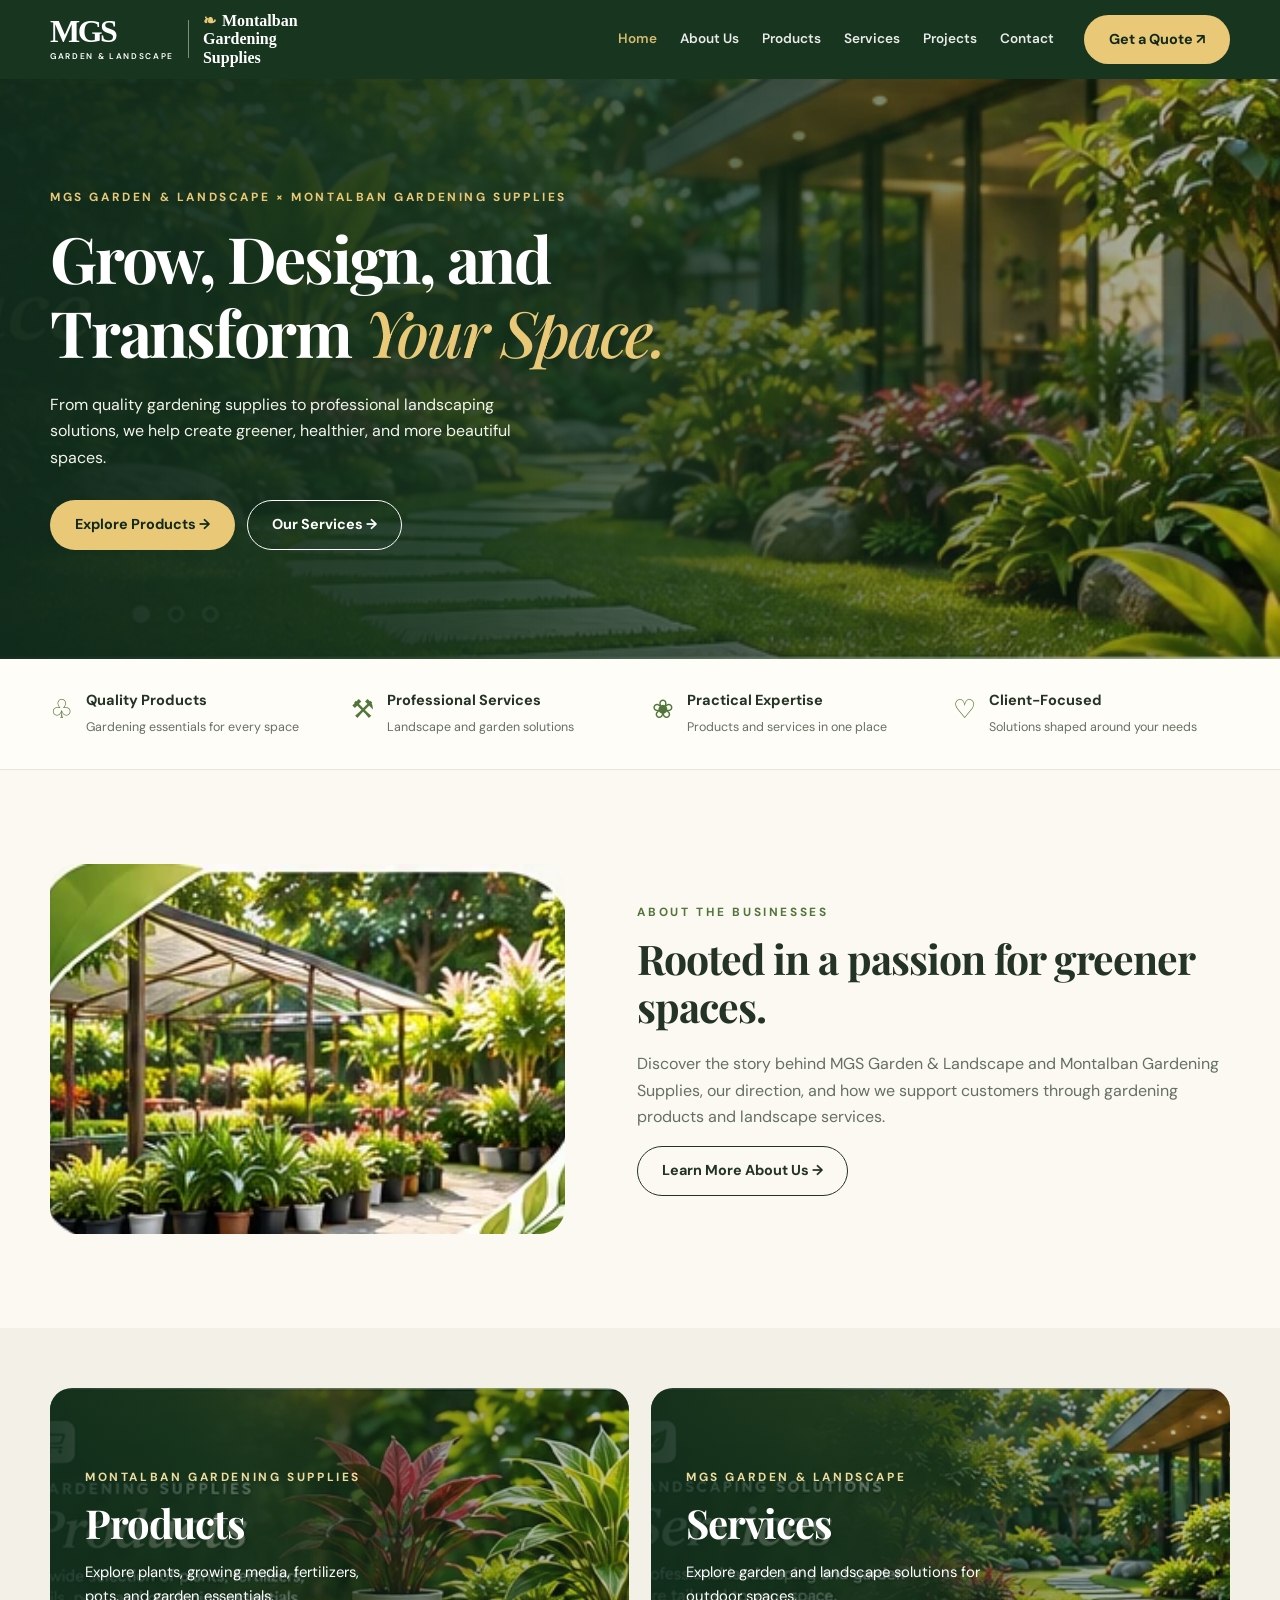
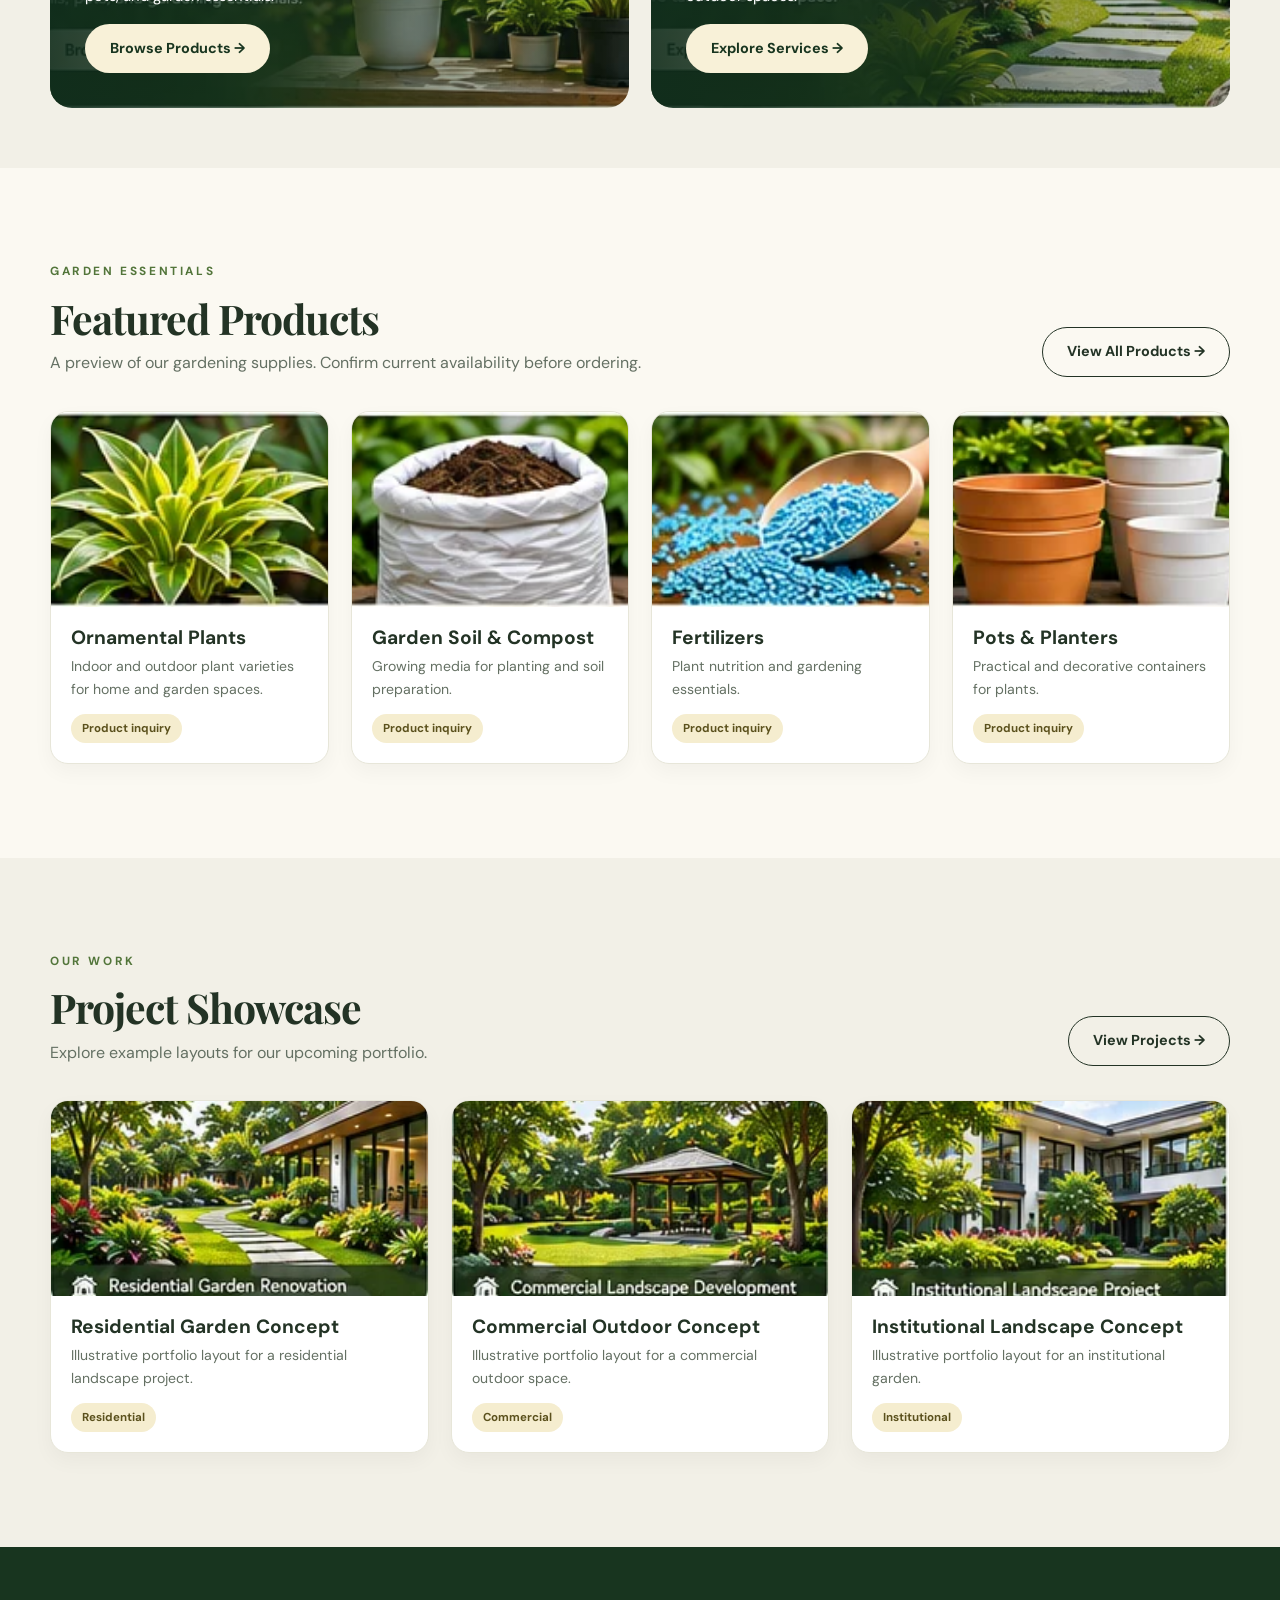
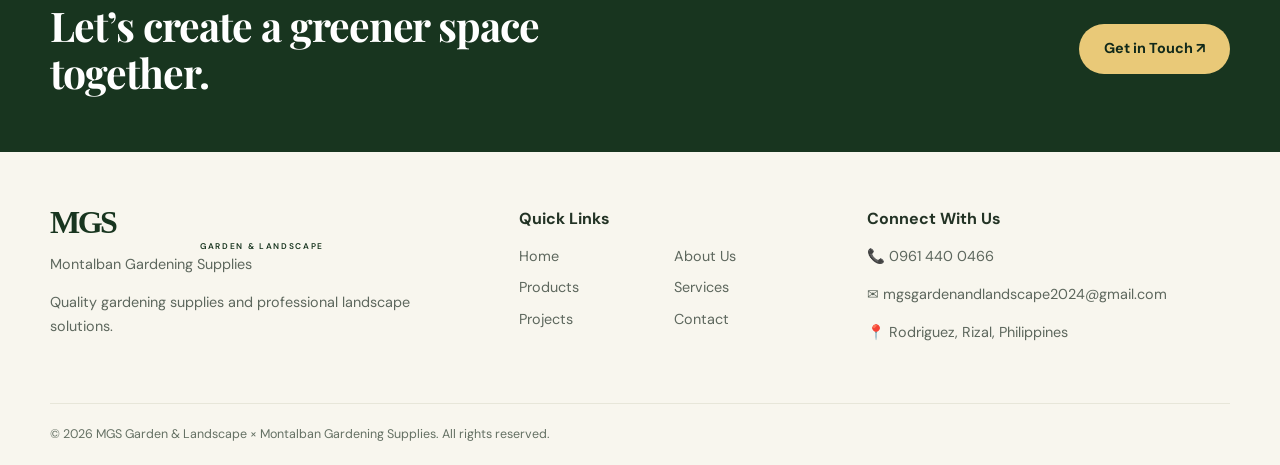
<file: index.html>
<!doctype html><html lang="en"><head><meta charset="utf-8"><meta name="viewport" content="width=device-width, initial-scale=1"><meta name="theme-color" content="#18351f"><meta name="description" content="MGS Garden & Landscape and Montalban Gardening Supplies — gardening products, landscape services, and company information in Rodriguez, Rizal."><title>MGS Garden & Landscape | Montalban Gardening Supplies</title><link rel="icon" href="./assets/favicon.svg" type="image/svg+xml"><link rel="stylesheet" href="./assets/style.css"><script defer src="./assets/app.js"></script><style id="site-loader-style">#site-loader{position:fixed;inset:0;z-index:99999;display:grid;place-items:center;background:#fbf9f2;transition:opacity .38s ease,visibility .38s ease}#site-loader.is-hidden{opacity:0;visibility:hidden;pointer-events:none}.site-loader-inner{text-align:center;color:#18351f;padding:24px}.site-loader-leaf{width:74px;height:74px;display:block;margin:0 auto 16px;transform-origin:50% 80%;animation:leaf-sway 1.15s ease-in-out infinite alternate}.site-loader-name{font:600 18px Georgia,serif;letter-spacing:.04em}.site-loader-caption{font:12px Arial,sans-serif;letter-spacing:.17em;text-transform:uppercase;margin-top:7px;color:#52753a}@keyframes leaf-sway{from{transform:rotate(-13deg) scale(.96)}to{transform:rotate(13deg) scale(1.04)}}@media(prefers-reduced-motion:reduce){.site-loader-leaf{animation:none}#site-loader{transition:none}}</style></head><body data-page="home" data-base="./"><div id="site-loader" role="status" aria-live="polite" aria-label="Loading website"><div class="site-loader-inner"><svg class="site-loader-leaf" viewBox="0 0 100 100" xmlns="http://www.w3.org/2000/svg" aria-hidden="true"><path d="M18 79C18 31 53 12 88 12c0 40-18 73-57 73-6 0-10-2-13-6Z" fill="#52753a"/><path d="M19 82c17-23 34-39 59-56" fill="none" stroke="#e9c978" stroke-width="4" stroke-linecap="round"/><path d="M46 57 40 32M61 43l-2-20M47 56l24 7" fill="none" stroke="#d8e4bb" stroke-width="2.5" stroke-linecap="round"/></svg><div class="site-loader-name">MGS Garden &amp; Landscape</div><div class="site-loader-caption">Growing greener spaces</div></div></div><div id="app"></div><noscript>This website requires JavaScript to display its pages. Please enable JavaScript.</noscript></body></html>
</file>
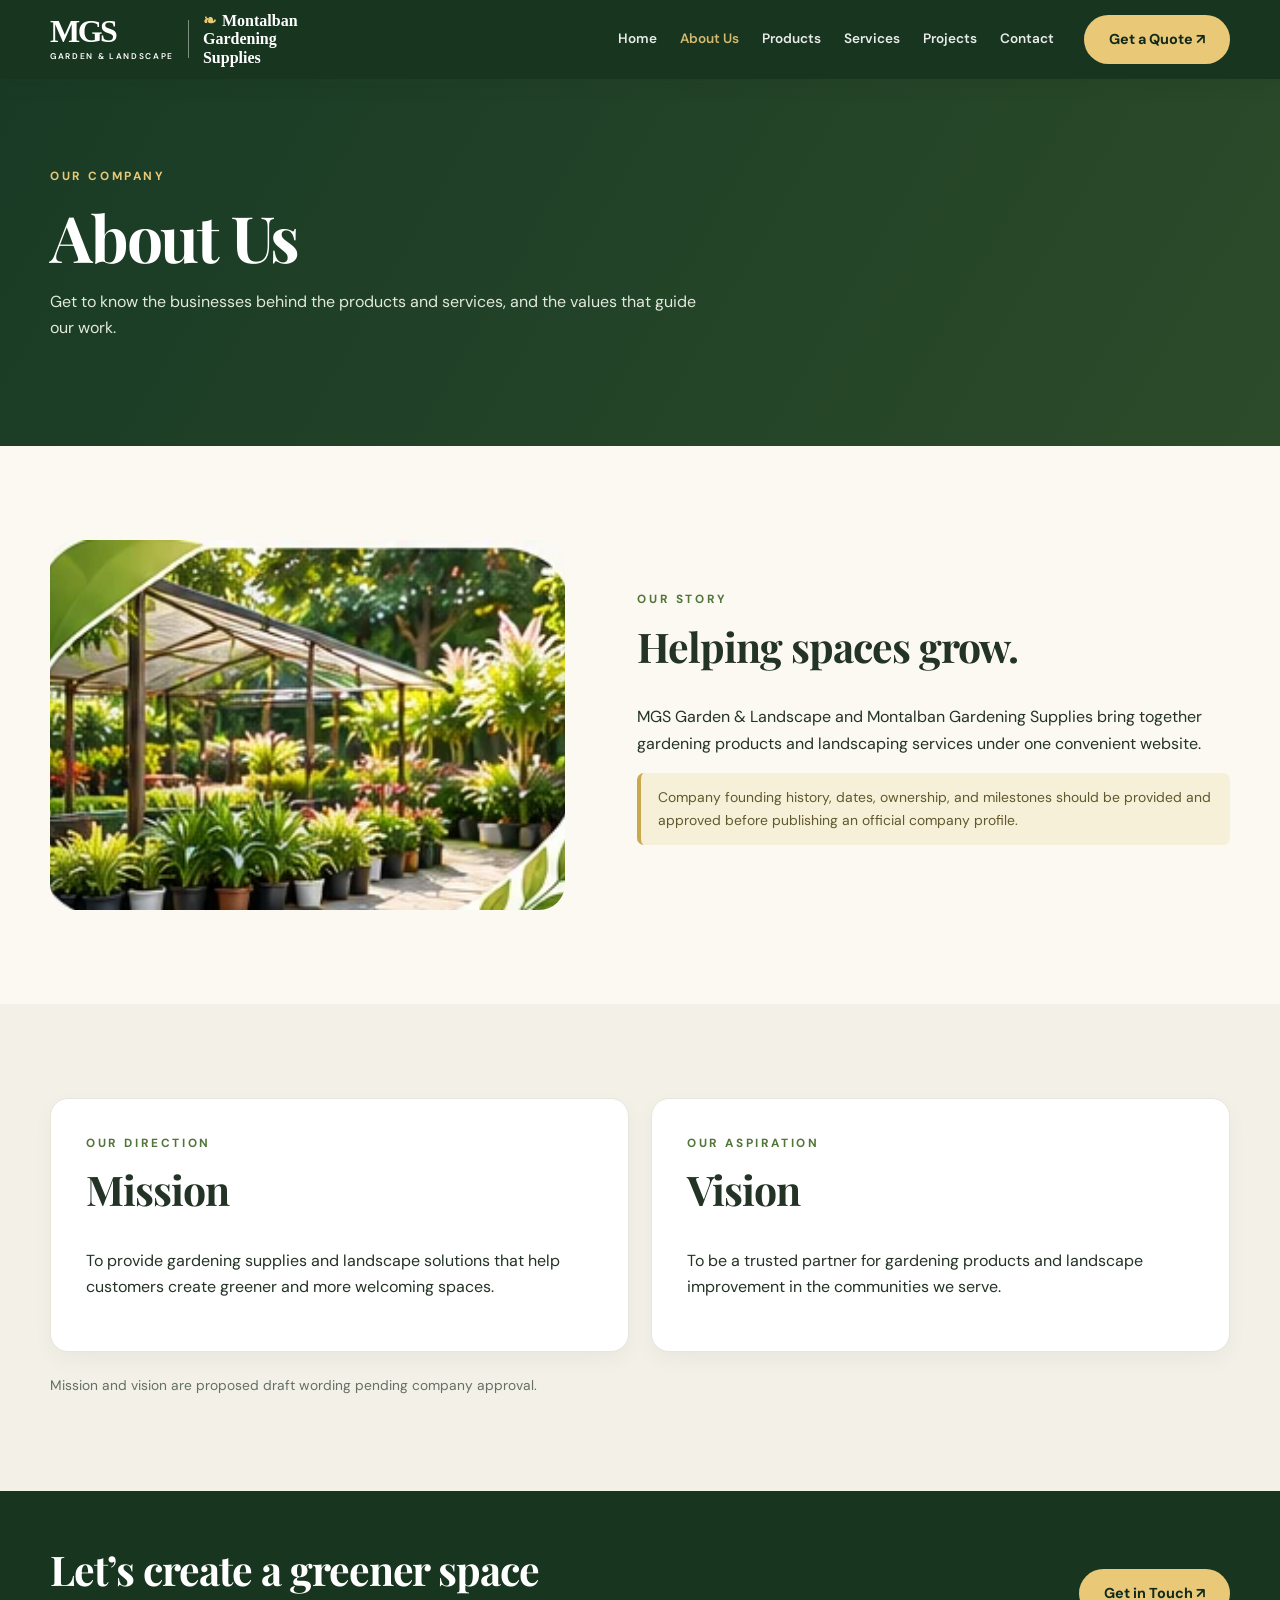
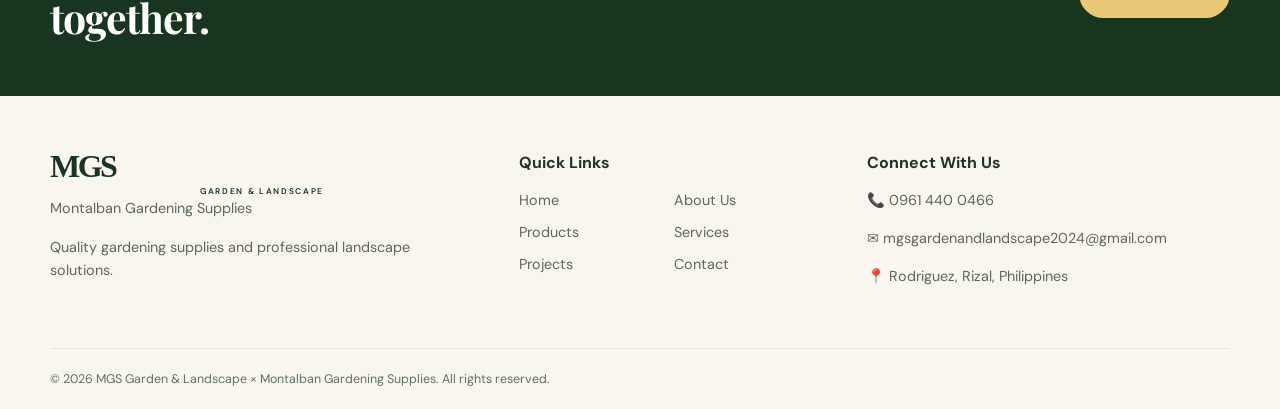
<file: about/index.html>
<!doctype html><html lang="en"><head><meta charset="utf-8"><meta name="viewport" content="width=device-width, initial-scale=1"><meta name="theme-color" content="#18351f"><meta name="description" content="MGS Garden & Landscape and Montalban Gardening Supplies — gardening products, landscape services, and company information in Rodriguez, Rizal."><title>About Us</title><link rel="icon" href="../assets/favicon.svg" type="image/svg+xml"><link rel="stylesheet" href="../assets/style.css"><script defer src="../assets/app.js"></script><style id="site-loader-style">#site-loader{position:fixed;inset:0;z-index:99999;display:grid;place-items:center;background:#fbf9f2;transition:opacity .38s ease,visibility .38s ease}#site-loader.is-hidden{opacity:0;visibility:hidden;pointer-events:none}.site-loader-inner{text-align:center;color:#18351f;padding:24px}.site-loader-leaf{width:74px;height:74px;display:block;margin:0 auto 16px;transform-origin:50% 80%;animation:leaf-sway 1.15s ease-in-out infinite alternate}.site-loader-name{font:600 18px Georgia,serif;letter-spacing:.04em}.site-loader-caption{font:12px Arial,sans-serif;letter-spacing:.17em;text-transform:uppercase;margin-top:7px;color:#52753a}@keyframes leaf-sway{from{transform:rotate(-13deg) scale(.96)}to{transform:rotate(13deg) scale(1.04)}}@media(prefers-reduced-motion:reduce){.site-loader-leaf{animation:none}#site-loader{transition:none}}</style></head><body data-page="about" data-base="../"><div id="site-loader" role="status" aria-live="polite" aria-label="Loading website"><div class="site-loader-inner"><svg class="site-loader-leaf" viewBox="0 0 100 100" xmlns="http://www.w3.org/2000/svg" aria-hidden="true"><path d="M18 79C18 31 53 12 88 12c0 40-18 73-57 73-6 0-10-2-13-6Z" fill="#52753a"/><path d="M19 82c17-23 34-39 59-56" fill="none" stroke="#e9c978" stroke-width="4" stroke-linecap="round"/><path d="M46 57 40 32M61 43l-2-20M47 56l24 7" fill="none" stroke="#d8e4bb" stroke-width="2.5" stroke-linecap="round"/></svg><div class="site-loader-name">MGS Garden &amp; Landscape</div><div class="site-loader-caption">Growing greener spaces</div></div></div><div id="app"></div><noscript>This website requires JavaScript to display its pages. Please enable JavaScript.</noscript></body></html>
</file>
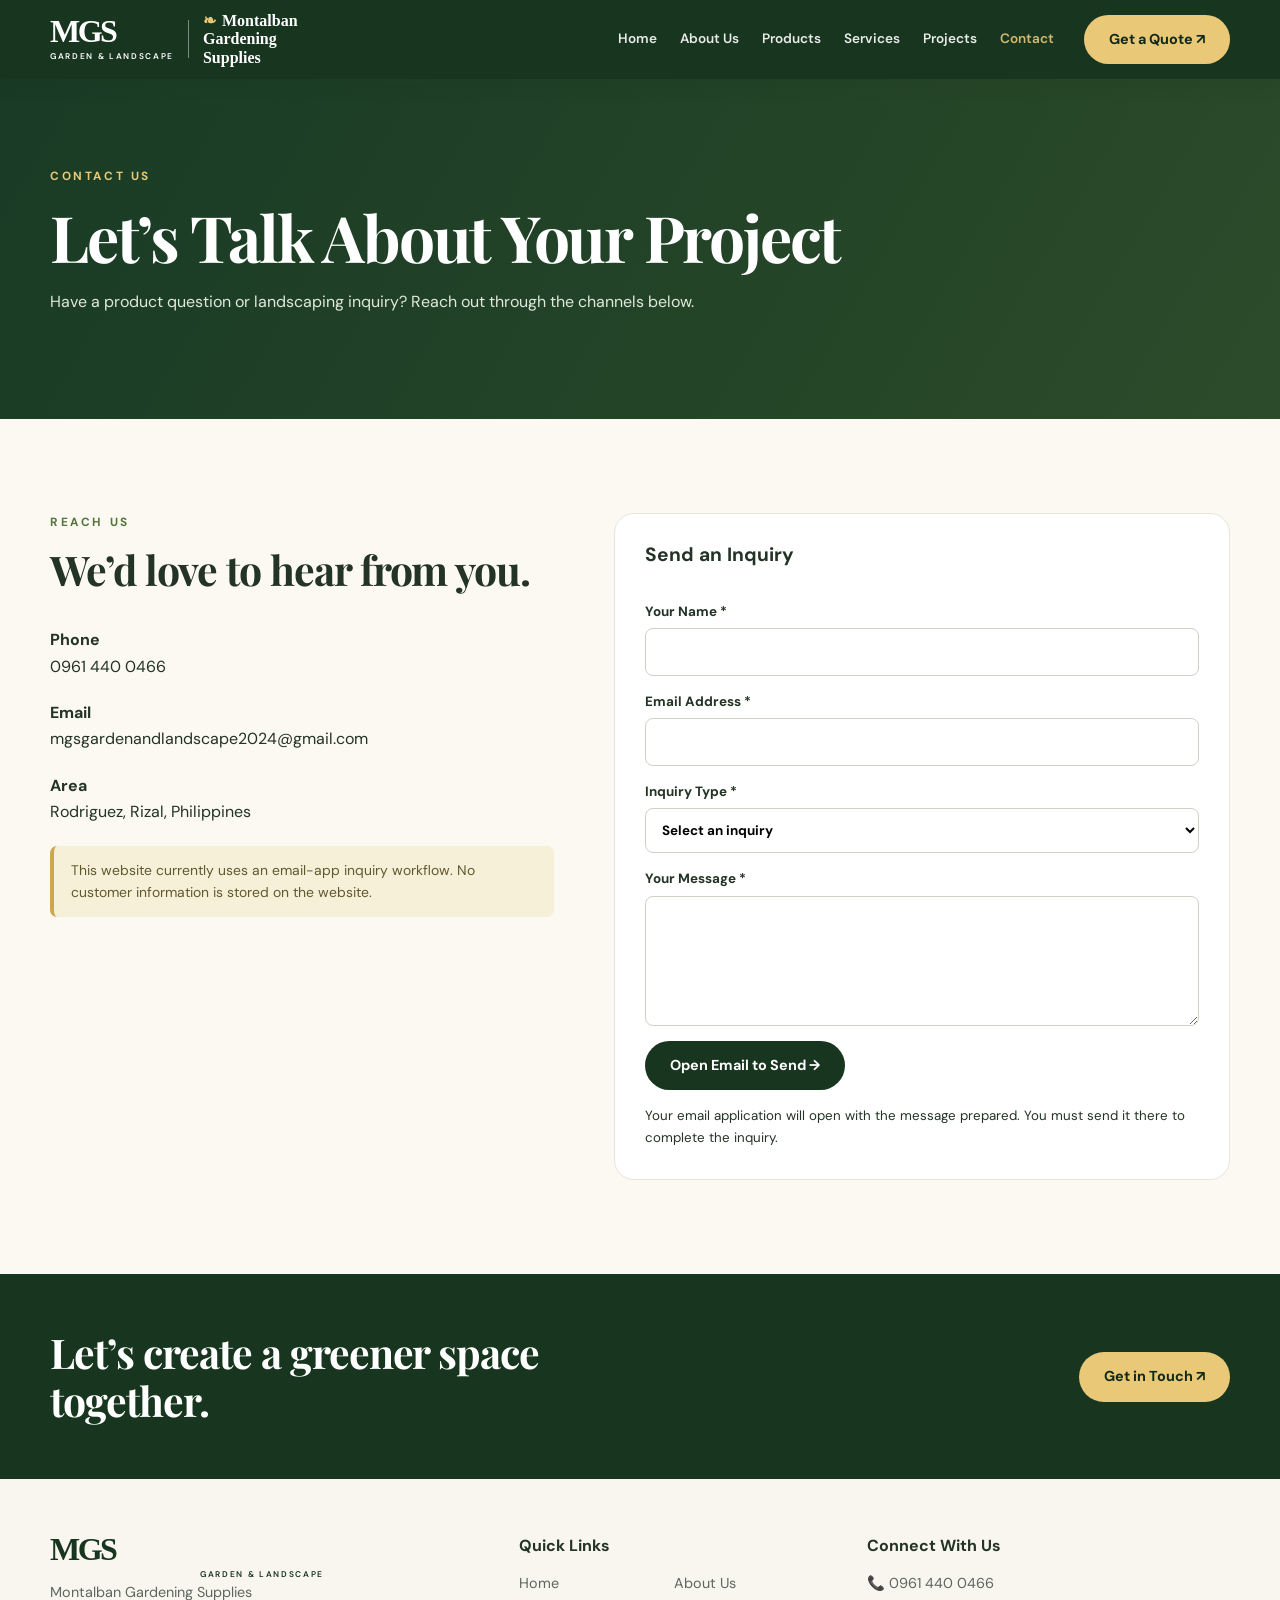
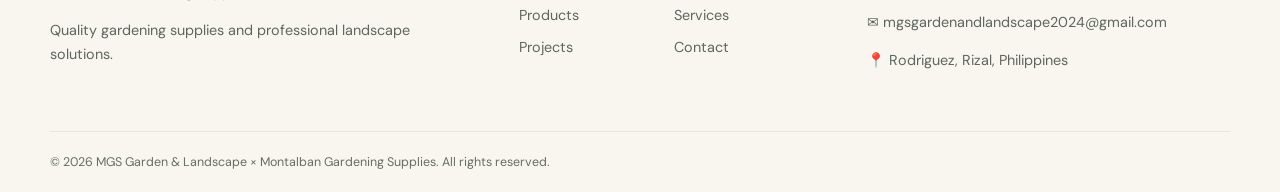
<file: contact/index.html>
<!doctype html><html lang="en"><head><meta charset="utf-8"><meta name="viewport" content="width=device-width, initial-scale=1"><meta name="theme-color" content="#18351f"><meta name="description" content="MGS Garden & Landscape and Montalban Gardening Supplies — gardening products, landscape services, and company information in Rodriguez, Rizal."><title>Contact Us</title><link rel="icon" href="../assets/favicon.svg" type="image/svg+xml"><link rel="stylesheet" href="../assets/style.css"><script defer src="../assets/app.js"></script><style id="site-loader-style">#site-loader{position:fixed;inset:0;z-index:99999;display:grid;place-items:center;background:#fbf9f2;transition:opacity .38s ease,visibility .38s ease}#site-loader.is-hidden{opacity:0;visibility:hidden;pointer-events:none}.site-loader-inner{text-align:center;color:#18351f;padding:24px}.site-loader-leaf{width:74px;height:74px;display:block;margin:0 auto 16px;transform-origin:50% 80%;animation:leaf-sway 1.15s ease-in-out infinite alternate}.site-loader-name{font:600 18px Georgia,serif;letter-spacing:.04em}.site-loader-caption{font:12px Arial,sans-serif;letter-spacing:.17em;text-transform:uppercase;margin-top:7px;color:#52753a}@keyframes leaf-sway{from{transform:rotate(-13deg) scale(.96)}to{transform:rotate(13deg) scale(1.04)}}@media(prefers-reduced-motion:reduce){.site-loader-leaf{animation:none}#site-loader{transition:none}}</style></head><body data-page="contact" data-base="../"><div id="site-loader" role="status" aria-live="polite" aria-label="Loading website"><div class="site-loader-inner"><svg class="site-loader-leaf" viewBox="0 0 100 100" xmlns="http://www.w3.org/2000/svg" aria-hidden="true"><path d="M18 79C18 31 53 12 88 12c0 40-18 73-57 73-6 0-10-2-13-6Z" fill="#52753a"/><path d="M19 82c17-23 34-39 59-56" fill="none" stroke="#e9c978" stroke-width="4" stroke-linecap="round"/><path d="M46 57 40 32M61 43l-2-20M47 56l24 7" fill="none" stroke="#d8e4bb" stroke-width="2.5" stroke-linecap="round"/></svg><div class="site-loader-name">MGS Garden &amp; Landscape</div><div class="site-loader-caption">Growing greener spaces</div></div></div><div id="app"></div><noscript>This website requires JavaScript to display its pages. Please enable JavaScript.</noscript></body></html>
</file>
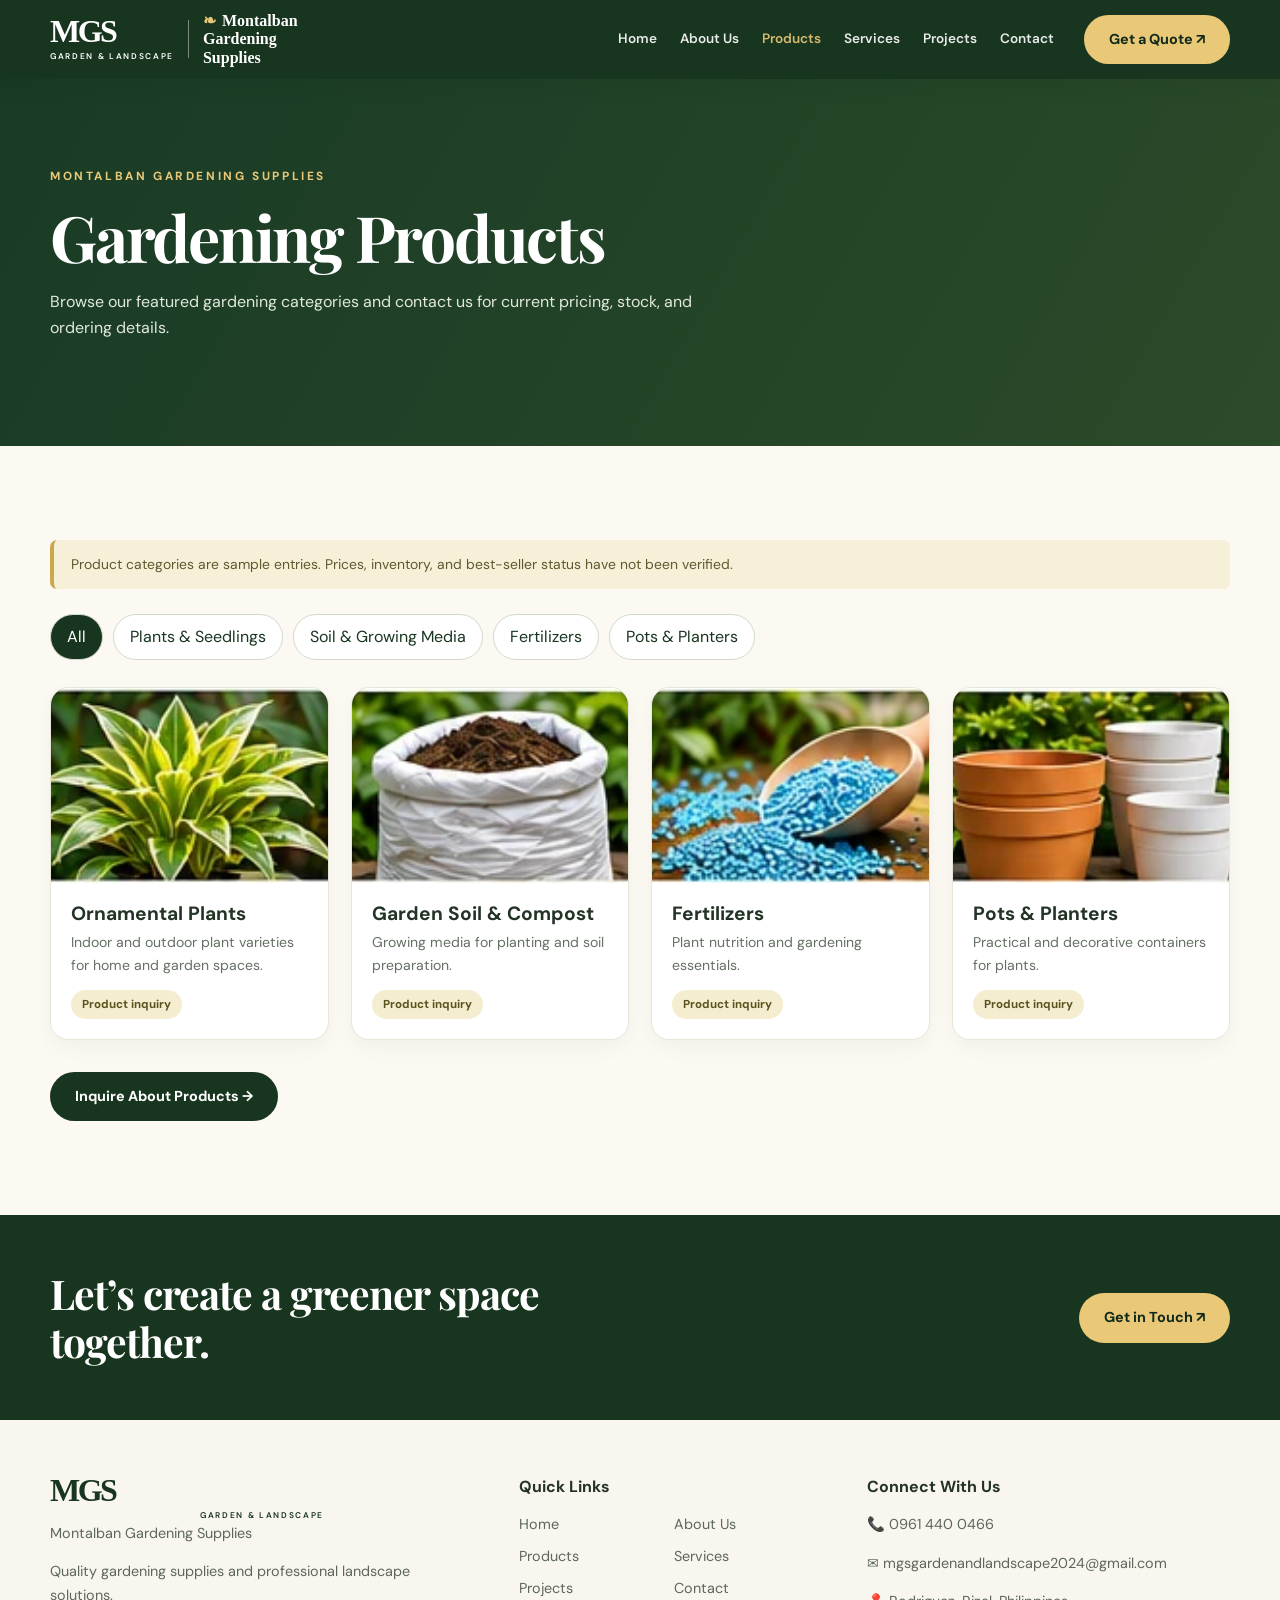
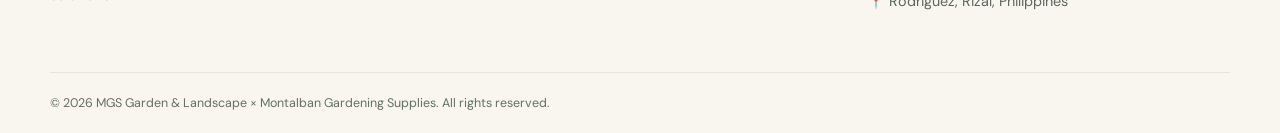
<file: products/index.html>
<!doctype html><html lang="en"><head><meta charset="utf-8"><meta name="viewport" content="width=device-width, initial-scale=1"><meta name="theme-color" content="#18351f"><meta name="description" content="MGS Garden & Landscape and Montalban Gardening Supplies — gardening products, landscape services, and company information in Rodriguez, Rizal."><title>Gardening Products</title><link rel="icon" href="../assets/favicon.svg" type="image/svg+xml"><link rel="stylesheet" href="../assets/style.css"><script defer src="../assets/app.js"></script><style id="site-loader-style">#site-loader{position:fixed;inset:0;z-index:99999;display:grid;place-items:center;background:#fbf9f2;transition:opacity .38s ease,visibility .38s ease}#site-loader.is-hidden{opacity:0;visibility:hidden;pointer-events:none}.site-loader-inner{text-align:center;color:#18351f;padding:24px}.site-loader-leaf{width:74px;height:74px;display:block;margin:0 auto 16px;transform-origin:50% 80%;animation:leaf-sway 1.15s ease-in-out infinite alternate}.site-loader-name{font:600 18px Georgia,serif;letter-spacing:.04em}.site-loader-caption{font:12px Arial,sans-serif;letter-spacing:.17em;text-transform:uppercase;margin-top:7px;color:#52753a}@keyframes leaf-sway{from{transform:rotate(-13deg) scale(.96)}to{transform:rotate(13deg) scale(1.04)}}@media(prefers-reduced-motion:reduce){.site-loader-leaf{animation:none}#site-loader{transition:none}}</style></head><body data-page="products" data-base="../"><div id="site-loader" role="status" aria-live="polite" aria-label="Loading website"><div class="site-loader-inner"><svg class="site-loader-leaf" viewBox="0 0 100 100" xmlns="http://www.w3.org/2000/svg" aria-hidden="true"><path d="M18 79C18 31 53 12 88 12c0 40-18 73-57 73-6 0-10-2-13-6Z" fill="#52753a"/><path d="M19 82c17-23 34-39 59-56" fill="none" stroke="#e9c978" stroke-width="4" stroke-linecap="round"/><path d="M46 57 40 32M61 43l-2-20M47 56l24 7" fill="none" stroke="#d8e4bb" stroke-width="2.5" stroke-linecap="round"/></svg><div class="site-loader-name">MGS Garden &amp; Landscape</div><div class="site-loader-caption">Growing greener spaces</div></div></div><div id="app"></div><noscript>This website requires JavaScript to display its pages. Please enable JavaScript.</noscript></body></html>
</file>
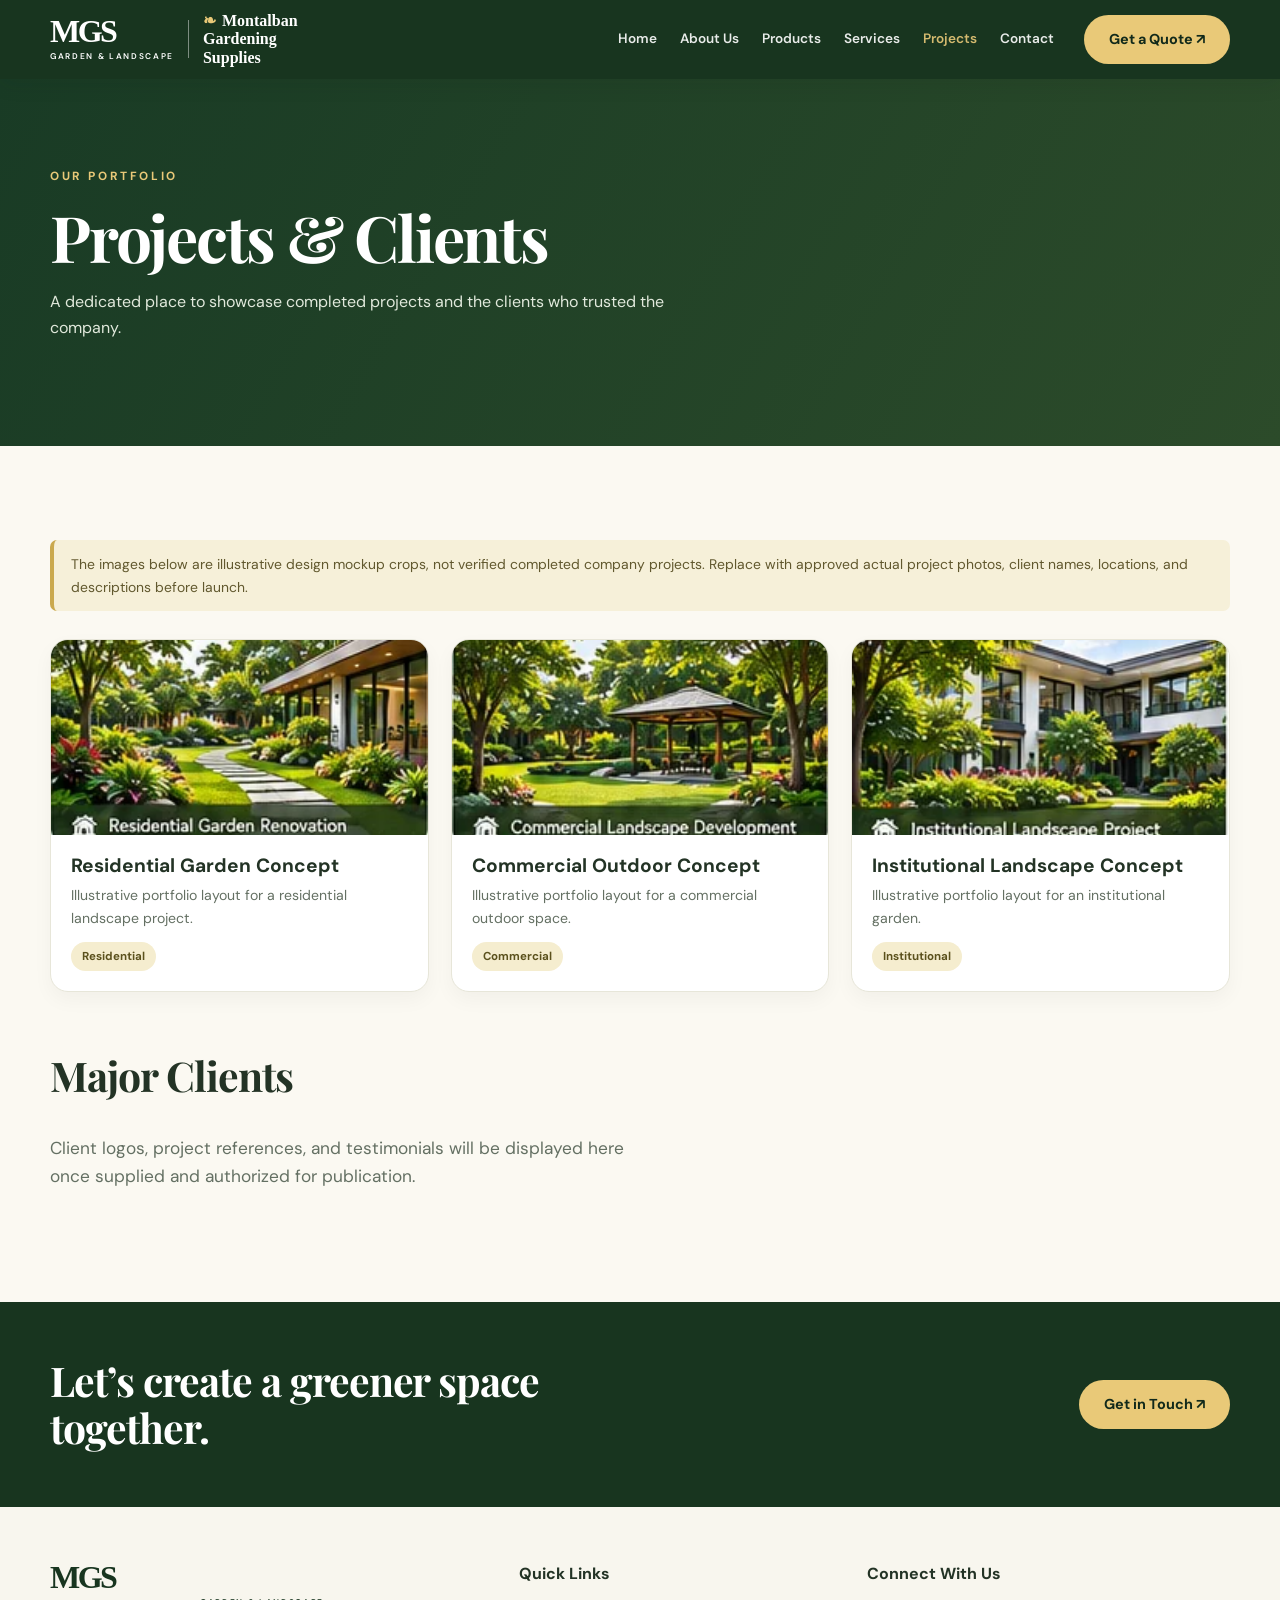
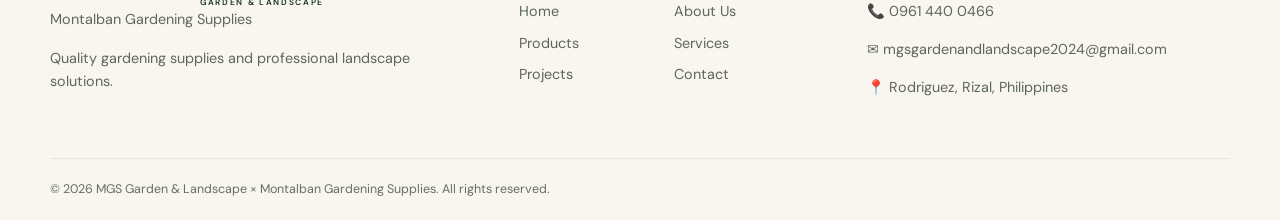
<file: projects/index.html>
<!doctype html><html lang="en"><head><meta charset="utf-8"><meta name="viewport" content="width=device-width, initial-scale=1"><meta name="theme-color" content="#18351f"><meta name="description" content="MGS Garden & Landscape and Montalban Gardening Supplies — gardening products, landscape services, and company information in Rodriguez, Rizal."><title>Projects & Clients</title><link rel="icon" href="../assets/favicon.svg" type="image/svg+xml"><link rel="stylesheet" href="../assets/style.css"><script defer src="../assets/app.js"></script><style id="site-loader-style">#site-loader{position:fixed;inset:0;z-index:99999;display:grid;place-items:center;background:#fbf9f2;transition:opacity .38s ease,visibility .38s ease}#site-loader.is-hidden{opacity:0;visibility:hidden;pointer-events:none}.site-loader-inner{text-align:center;color:#18351f;padding:24px}.site-loader-leaf{width:74px;height:74px;display:block;margin:0 auto 16px;transform-origin:50% 80%;animation:leaf-sway 1.15s ease-in-out infinite alternate}.site-loader-name{font:600 18px Georgia,serif;letter-spacing:.04em}.site-loader-caption{font:12px Arial,sans-serif;letter-spacing:.17em;text-transform:uppercase;margin-top:7px;color:#52753a}@keyframes leaf-sway{from{transform:rotate(-13deg) scale(.96)}to{transform:rotate(13deg) scale(1.04)}}@media(prefers-reduced-motion:reduce){.site-loader-leaf{animation:none}#site-loader{transition:none}}</style></head><body data-page="projects" data-base="../"><div id="site-loader" role="status" aria-live="polite" aria-label="Loading website"><div class="site-loader-inner"><svg class="site-loader-leaf" viewBox="0 0 100 100" xmlns="http://www.w3.org/2000/svg" aria-hidden="true"><path d="M18 79C18 31 53 12 88 12c0 40-18 73-57 73-6 0-10-2-13-6Z" fill="#52753a"/><path d="M19 82c17-23 34-39 59-56" fill="none" stroke="#e9c978" stroke-width="4" stroke-linecap="round"/><path d="M46 57 40 32M61 43l-2-20M47 56l24 7" fill="none" stroke="#d8e4bb" stroke-width="2.5" stroke-linecap="round"/></svg><div class="site-loader-name">MGS Garden &amp; Landscape</div><div class="site-loader-caption">Growing greener spaces</div></div></div><div id="app"></div><noscript>This website requires JavaScript to display its pages. Please enable JavaScript.</noscript></body></html>
</file>
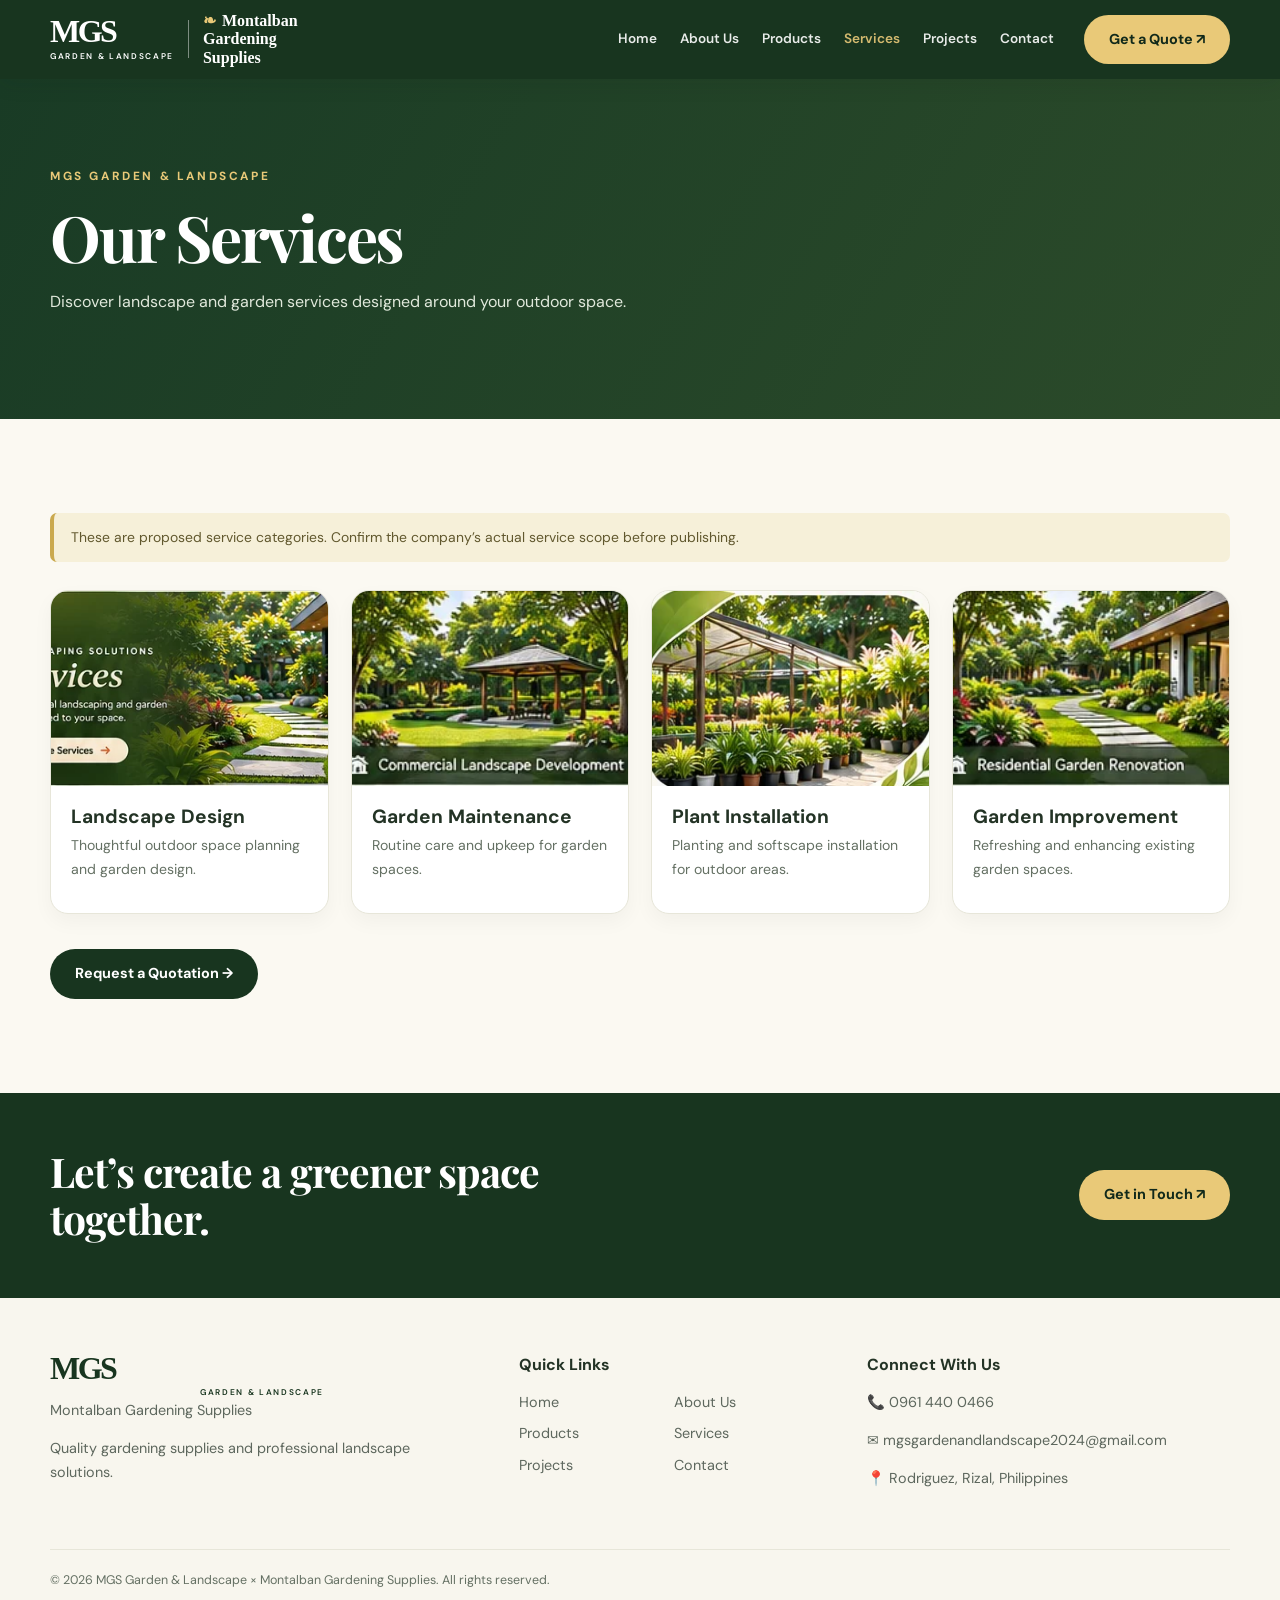
<file: services/index.html>
<!doctype html><html lang="en"><head><meta charset="utf-8"><meta name="viewport" content="width=device-width, initial-scale=1"><meta name="theme-color" content="#18351f"><meta name="description" content="MGS Garden & Landscape and Montalban Gardening Supplies — gardening products, landscape services, and company information in Rodriguez, Rizal."><title>Landscaping Services</title><link rel="icon" href="../assets/favicon.svg" type="image/svg+xml"><link rel="stylesheet" href="../assets/style.css"><script defer src="../assets/app.js"></script><style id="site-loader-style">#site-loader{position:fixed;inset:0;z-index:99999;display:grid;place-items:center;background:#fbf9f2;transition:opacity .38s ease,visibility .38s ease}#site-loader.is-hidden{opacity:0;visibility:hidden;pointer-events:none}.site-loader-inner{text-align:center;color:#18351f;padding:24px}.site-loader-leaf{width:74px;height:74px;display:block;margin:0 auto 16px;transform-origin:50% 80%;animation:leaf-sway 1.15s ease-in-out infinite alternate}.site-loader-name{font:600 18px Georgia,serif;letter-spacing:.04em}.site-loader-caption{font:12px Arial,sans-serif;letter-spacing:.17em;text-transform:uppercase;margin-top:7px;color:#52753a}@keyframes leaf-sway{from{transform:rotate(-13deg) scale(.96)}to{transform:rotate(13deg) scale(1.04)}}@media(prefers-reduced-motion:reduce){.site-loader-leaf{animation:none}#site-loader{transition:none}}</style></head><body data-page="services" data-base="../"><div id="site-loader" role="status" aria-live="polite" aria-label="Loading website"><div class="site-loader-inner"><svg class="site-loader-leaf" viewBox="0 0 100 100" xmlns="http://www.w3.org/2000/svg" aria-hidden="true"><path d="M18 79C18 31 53 12 88 12c0 40-18 73-57 73-6 0-10-2-13-6Z" fill="#52753a"/><path d="M19 82c17-23 34-39 59-56" fill="none" stroke="#e9c978" stroke-width="4" stroke-linecap="round"/><path d="M46 57 40 32M61 43l-2-20M47 56l24 7" fill="none" stroke="#d8e4bb" stroke-width="2.5" stroke-linecap="round"/></svg><div class="site-loader-name">MGS Garden &amp; Landscape</div><div class="site-loader-caption">Growing greener spaces</div></div></div><div id="app"></div><noscript>This website requires JavaScript to display its pages. Please enable JavaScript.</noscript></body></html>
</file>
<file: assets/style.css>
@import url('https://fonts.googleapis.com/css2?family=DM+Sans:wght@400;500;600;700&family=Playfair+Display:wght@500;600;700&display=swap');
:root{--forest:#18351f;--dark:#11291a;--leaf:#52753a;--cream:#fbf9f2;--ivory:#f3f0e5;--gold:#e9c978;--ink:#233325;--muted:#647063;--border:#e7e6d9;--radius:19px}*{box-sizing:border-box}html{scroll-behavior:smooth}body{margin:0;background:var(--cream);color:var(--ink);font:16px/1.65 'DM Sans',Arial,sans-serif}h1,h2,h3,p{margin-top:0}h1,h2,h3{line-height:1.16}h1,h2,.serif{font-family:'Playfair Display',Georgia,serif}h1{font-size:clamp(2.5rem,5vw,5rem);letter-spacing:-.035em}h2{font-size:clamp(2rem,3.2vw,3.25rem);letter-spacing:-.025em}h3{font-size:1.2rem}a{text-decoration:none;color:inherit}img{max-width:100%;display:block}button,input,select,textarea{font:inherit}button{cursor:pointer}.container{width:min(1180px,calc(100% - 48px));margin:auto}.eyebrow{font-size:.74rem;font-weight:700;letter-spacing:.22em;text-transform:uppercase;color:var(--leaf);margin-bottom:13px}.lead{font-size:1.08rem;color:var(--muted);max-width:610px}.section{padding:94px 0}.section.alt{background:#f2f0e7}.section-head{display:flex;justify-content:space-between;align-items:end;gap:25px;margin-bottom:34px}.section-head h2{margin-bottom:8px}.section-head p{color:var(--muted);margin-bottom:0}.btn{display:inline-flex;gap:10px;align-items:center;justify-content:center;padding:12px 24px;border-radius:99px;font-weight:700;font-size:.9rem;border:1px solid transparent;transition:transform .2s,background .2s}.btn:hover{transform:translateY(-2px)}.btn.gold{background:var(--gold);color:var(--dark)}.btn.dark{background:var(--forest);color:white}.btn.outline{border-color:currentColor;color:inherit}.btn.light{background:#f8f1d8;color:var(--forest)}.btn:focus-visible,a:focus-visible,input:focus-visible,textarea:focus-visible,select:focus-visible{outline:3px solid #e2a52d;outline-offset:3px}.site-header{position:sticky;top:0;z-index:50;background:var(--forest);color:#fff;box-shadow:0 4px 20px #1424191c}.nav{height:79px;display:flex;align-items:center;gap:30px}.brand{display:flex;align-items:center;gap:14px;margin-right:auto;min-width:0}.brand-mgs{font:700 2rem/.9 Georgia,serif;letter-spacing:-.08em}.brand-mgs small{display:block;font:600 .52rem/1.4 'DM Sans',sans-serif;letter-spacing:.2em;text-align:center;margin-top:5px}.brand-divider{height:38px;border-left:1px solid #ffffff70}.brand-supplies{font:600 1rem/1.14 Georgia,serif;max-width:130px}.brand-supplies:before{content:'❧';color:var(--gold);padding-right:6px}.nav-links{display:flex;align-items:center;gap:23px}.nav-links a{font-size:.85rem;font-weight:600;white-space:nowrap;opacity:.9}.nav-links a:hover,.nav-links a.active{color:var(--gold)}.menu-toggle{display:none;border:0;background:transparent;color:white;font-size:1.6rem}.hero{min-height:580px;background:linear-gradient(90deg,#102a1cf5 0%,#17351edc 37%,#18331c25 100%),url('hero.webp') center right/cover;display:flex;align-items:center;color:white}.hero-inner{padding:100px 0;max-width:1180px}.hero h1{max-width:680px;margin-bottom:23px}.hero h1 em{color:var(--gold);font-weight:500}.hero p{max-width:510px;color:#f3f5ec;margin-bottom:29px}.actions{display:flex;flex-wrap:wrap;gap:12px}.value-strip{border-bottom:1px solid var(--border);background:#fffdf7}.values{display:grid;grid-template-columns:repeat(4,1fr);gap:24px;padding:30px 0}.value{display:flex;align-items:start;gap:13px}.value-icon{font-size:1.6rem;color:var(--leaf)}.value strong{display:block;font-size:.91rem}.value span:last-child{font-size:.78rem;color:var(--muted)}.story-grid{display:grid;grid-template-columns:1fr 1.15fr;gap:72px;align-items:center}.story-img{width:100%;height:370px;object-fit:cover;border-radius:26px}.story-copy h2{margin-bottom:21px}.story-copy p{color:var(--muted)}.split-cards{display:grid;grid-template-columns:repeat(2,1fr);gap:22px}.split-card{position:relative;overflow:hidden;border-radius:22px;min-height:320px;color:white;display:flex;align-items:end;background-position:center;background-size:cover}.split-card:before{content:'';position:absolute;inset:0;background:linear-gradient(90deg,#102d1de8,#102d1d35)}.split-card>div{position:relative;padding:35px;max-width:370px}.split-card h2{font-size:2.5rem;margin-bottom:13px}.split-card p{font-size:.93rem}.split-card .eyebrow{color:#eedc9e}.card-grid{display:grid;grid-template-columns:repeat(4,1fr);gap:22px}.card-grid.three{grid-template-columns:repeat(3,1fr)}.card{border:1px solid var(--border);border-radius:18px;overflow:hidden;background:white;box-shadow:0 8px 20px #1424190a}.card img{width:100%;height:195px;object-fit:cover}.card-body{padding:20px}.card-body h3{margin-bottom:6px}.card-body p{font-size:.88rem;color:var(--muted);margin-bottom:12px}.tag{display:inline-block;padding:5px 11px;background:#f5edcf;border-radius:20px;color:#5b511d;font-size:.72rem;font-weight:700}.page-hero{background:linear-gradient(120deg,#193b25,#2c4b2a);color:white;padding:88px 0}.page-hero h1{margin-bottom:15px}.page-hero p{max-width:660px;color:#e1e9dc}.page-hero .eyebrow{color:var(--gold)}.filter-row{display:flex;flex-wrap:wrap;gap:10px;margin-bottom:27px}.filter{border:1px solid #d5d9cd;background:white;border-radius:50px;padding:9px 16px;color:var(--forest)}.filter.active{background:var(--forest);color:white}.cta-band{background:var(--forest);color:white;padding:55px 0}.cta-layout{display:flex;align-items:center;justify-content:space-between;gap:24px}.cta-layout h2{max-width:570px;margin:0}.footer{background:#f8f6ee;padding:56px 0 20px}.footer-grid{display:grid;grid-template-columns:1.4fr 1fr 1.2fr;gap:45px}.footer h3{font:700 1rem 'DM Sans',sans-serif}.footer p,.footer a{color:#5d675d;font-size:.9rem}.footer-links{display:grid;grid-template-columns:repeat(2,1fr);gap:8px}.copyright{border-top:1px solid var(--border);margin-top:44px;padding-top:20px;font-size:.78rem;color:var(--muted)}.note{background:#f6f0d9;border-left:4px solid #caa94e;padding:13px 17px;border-radius:7px;font-size:.87rem;color:#61582e}.contact-grid{display:grid;grid-template-columns:.9fr 1.1fr;gap:60px}.contact-detail{margin:20px 0}.contact-detail strong{display:block}.form{display:grid;gap:15px;background:white;border:1px solid var(--border);border-radius:20px;padding:30px}.form label{display:grid;gap:5px;font-size:.84rem;font-weight:700}.form input,.form select,.form textarea{width:100%;padding:12px;border:1px solid #ccd2c6;border-radius:8px;background:#fff}.form textarea{min-height:130px;resize:vertical}.form .btn{justify-self:start}.empty{padding:20px;color:var(--muted)}@media(max-width:960px){.nav{height:70px}.menu-toggle{display:block}.nav-links{display:none;position:absolute;top:70px;left:0;right:0;background:var(--forest);padding:25px;flex-direction:column;align-items:stretch;gap:15px}.nav-links.open{display:flex}.nav-cta{display:none}.values{grid-template-columns:repeat(2,1fr)}.card-grid{grid-template-columns:repeat(2,1fr)}.card-grid.three{grid-template-columns:repeat(2,1fr)}.story-grid{gap:30px}}@media(max-width:640px){.container{width:min(100% - 32px,1180px)}.brand-mgs{font-size:1.5rem}.brand-mgs small{font-size:.4rem}.brand-supplies{font-size:.75rem}.brand-divider{height:32px}.nav{gap:12px}.section{padding:65px 0}.hero{min-height:540px;background-position:60% center;background-image:linear-gradient(90deg,#102a1cf0,#18351eb8),url('hero.webp')}.hero-inner{padding:80px 0}.values{gap:16px}.value{gap:8px}.value-icon{font-size:1.3rem}.story-grid,.split-cards,.contact-grid,.footer-grid{grid-template-columns:1fr}.story-img{height:260px}.split-card{min-height:280px}.card-grid,.card-grid.three{grid-template-columns:1fr 1fr;gap:12px}.card img{height:135px}.card-body{padding:13px}.card-body h3{font-size:.97rem}.card-body p{font-size:.8rem}.section-head{align-items:start;flex-direction:column}.cta-layout{align-items:start;flex-direction:column}.footer-grid{gap:25px}}@media(max-width:390px){.card-grid,.card-grid.three{grid-template-columns:1fr}.card img{height:200px}}@media(prefers-reduced-motion:reduce){html{scroll-behavior:auto}.btn{transition:none}}
/* Subtle text introductions: progressive enhancement, no layout shifts. */
@media (prefers-reduced-motion: no-preference) {
  .text-intro-ready .text-intro {opacity:0;transform:translate3d(0,17px,0);filter:blur(2px);transition:opacity .7s ease,transform .7s cubic-bezier(.2,.75,.25,1),filter .7s ease;transition-delay:var(--intro-delay,0ms);}
  .text-intro-ready .text-intro.is-visible {opacity:1;transform:none;filter:blur(0);}
}
@media (prefers-reduced-motion: reduce) { .text-intro {opacity:1!important;transform:none!important;filter:none!important;transition:none!important;} }

/* Hero introduction: subtle cinematic image reveal, gold accent and staged CTAs. */
.hero{position:relative;isolation:isolate;overflow:hidden;background:var(--dark);}
.hero::before{content:"";position:absolute;inset:0;z-index:-2;background:url('hero.webp') center right/cover no-repeat;transform:scale(1.075);filter:brightness(.88);}
.hero::after{content:"";position:absolute;inset:0;z-index:-1;background:linear-gradient(90deg,#102a1cf5 0%,#17351edc 37%,#18331c25 100%);}
.hero-inner{position:relative;z-index:1;}
@media(prefers-reduced-motion:no-preference){
  .hero.hero-intro-pending::before{opacity:.6;transform:scale(1.075);}
  .hero.hero-intro-playing::before{animation:mgs-hero-image 1.7s cubic-bezier(.2,.7,.2,1) both;}
  .hero.hero-intro-pending .actions>a{opacity:0;transform:translateY(16px);}
  .hero.hero-intro-playing .actions>a{animation:mgs-hero-cta .75s cubic-bezier(.2,.75,.25,1) both;}
  .hero.hero-intro-playing .actions>a:nth-child(1){animation-delay:.55s;}
  .hero.hero-intro-playing .actions>a:nth-child(2){animation-delay:.7s;}
  @keyframes mgs-hero-image{from{opacity:.6;transform:scale(1.075);filter:brightness(.75)}to{opacity:1;transform:scale(1);filter:brightness(.88)}}
  @keyframes mgs-hero-cta{from{opacity:0;transform:translateY(16px)}to{opacity:1;transform:translateY(0)}}
}
@media(max-width:640px){.hero::before{background-position:60% center}.hero::after{background:linear-gradient(90deg,#102a1cf0,#18351eb8)}}
@media(prefers-reduced-motion:reduce){.hero::before{transform:none;filter:none}.hero .actions>a{opacity:1;transform:none;animation:none}}

@media(prefers-reduced-motion:no-preference){.text-intro-ready .hero.hero-intro-pending .text-intro.is-visible{opacity:0;transform:translate3d(0,22px,0);filter:blur(3px)}.text-intro-ready .hero.hero-intro-playing .text-intro.is-visible{opacity:1;transform:none;filter:none}.hero.hero-intro-playing .eyebrow.text-intro{transition-delay:.12s}.hero.hero-intro-playing h1.text-intro{transition-delay:.24s}.hero.hero-intro-playing p.text-intro{transition-delay:.4s}}
</file>
